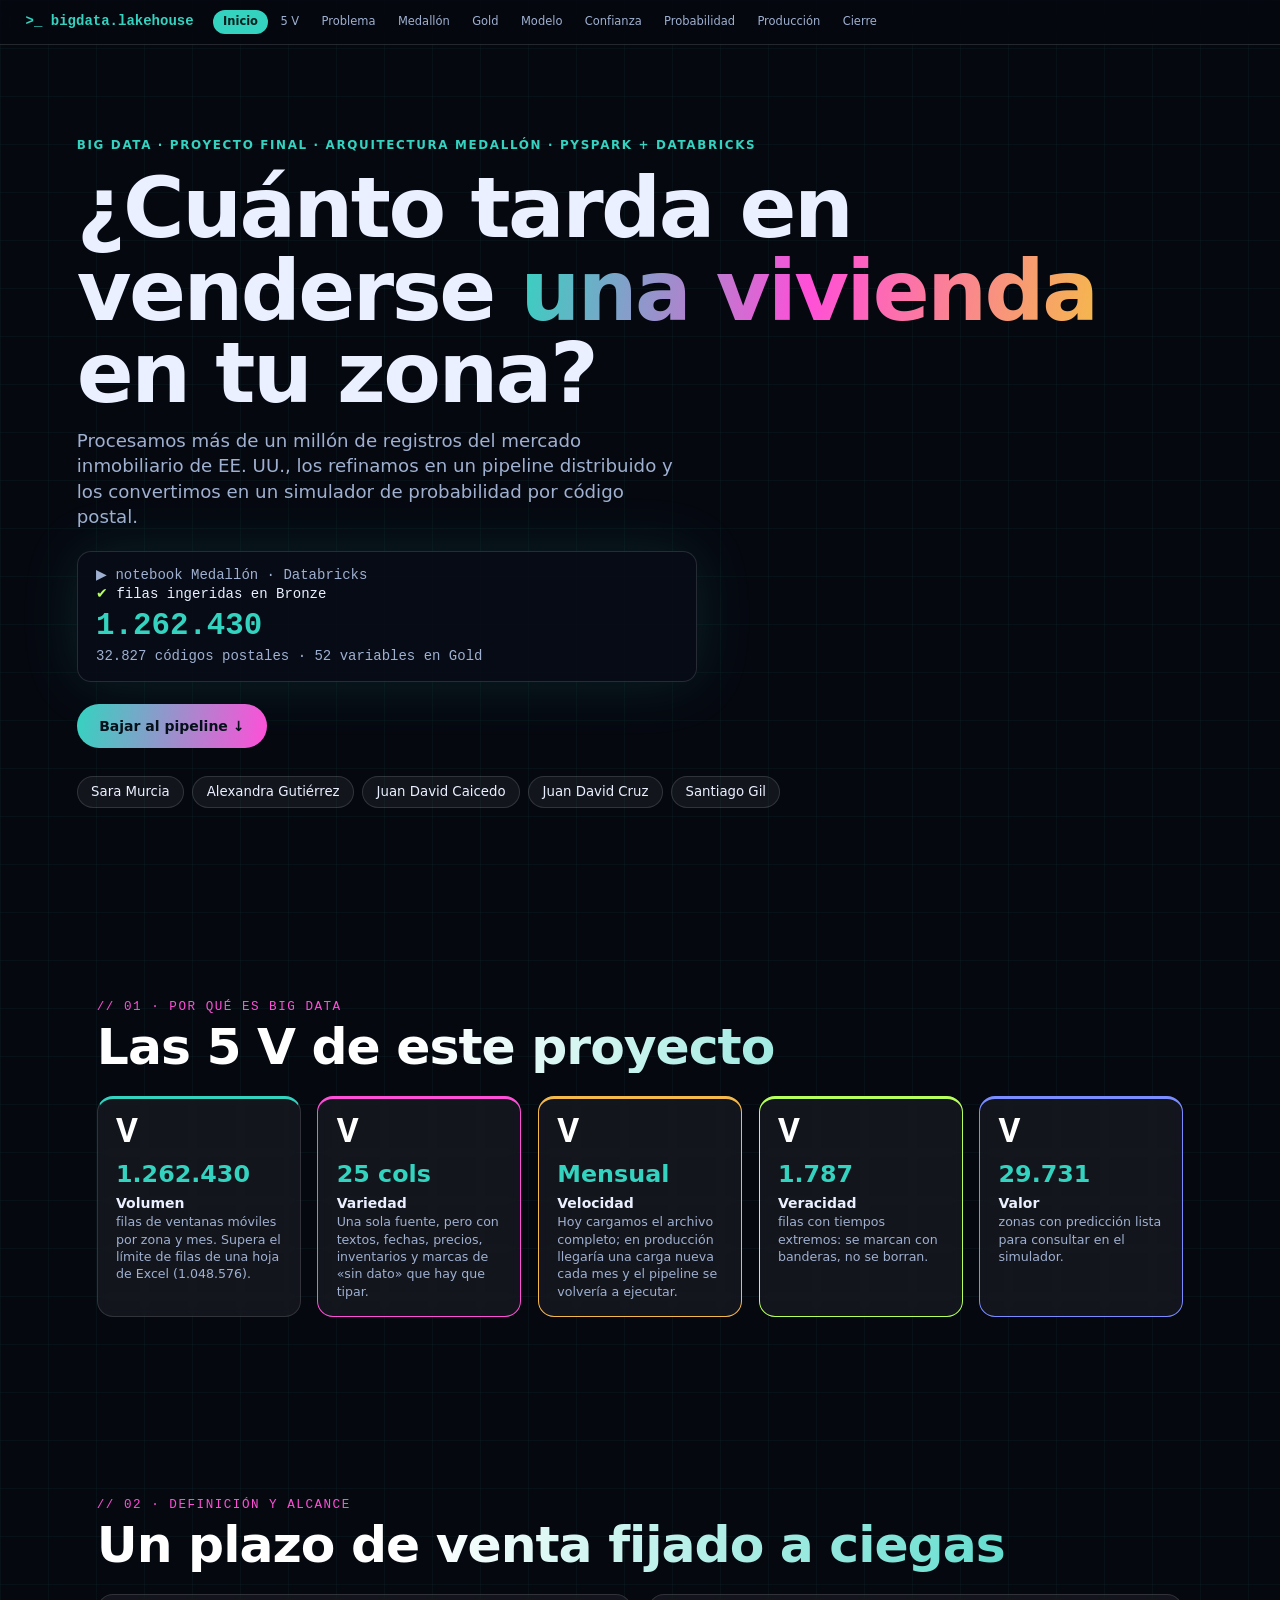
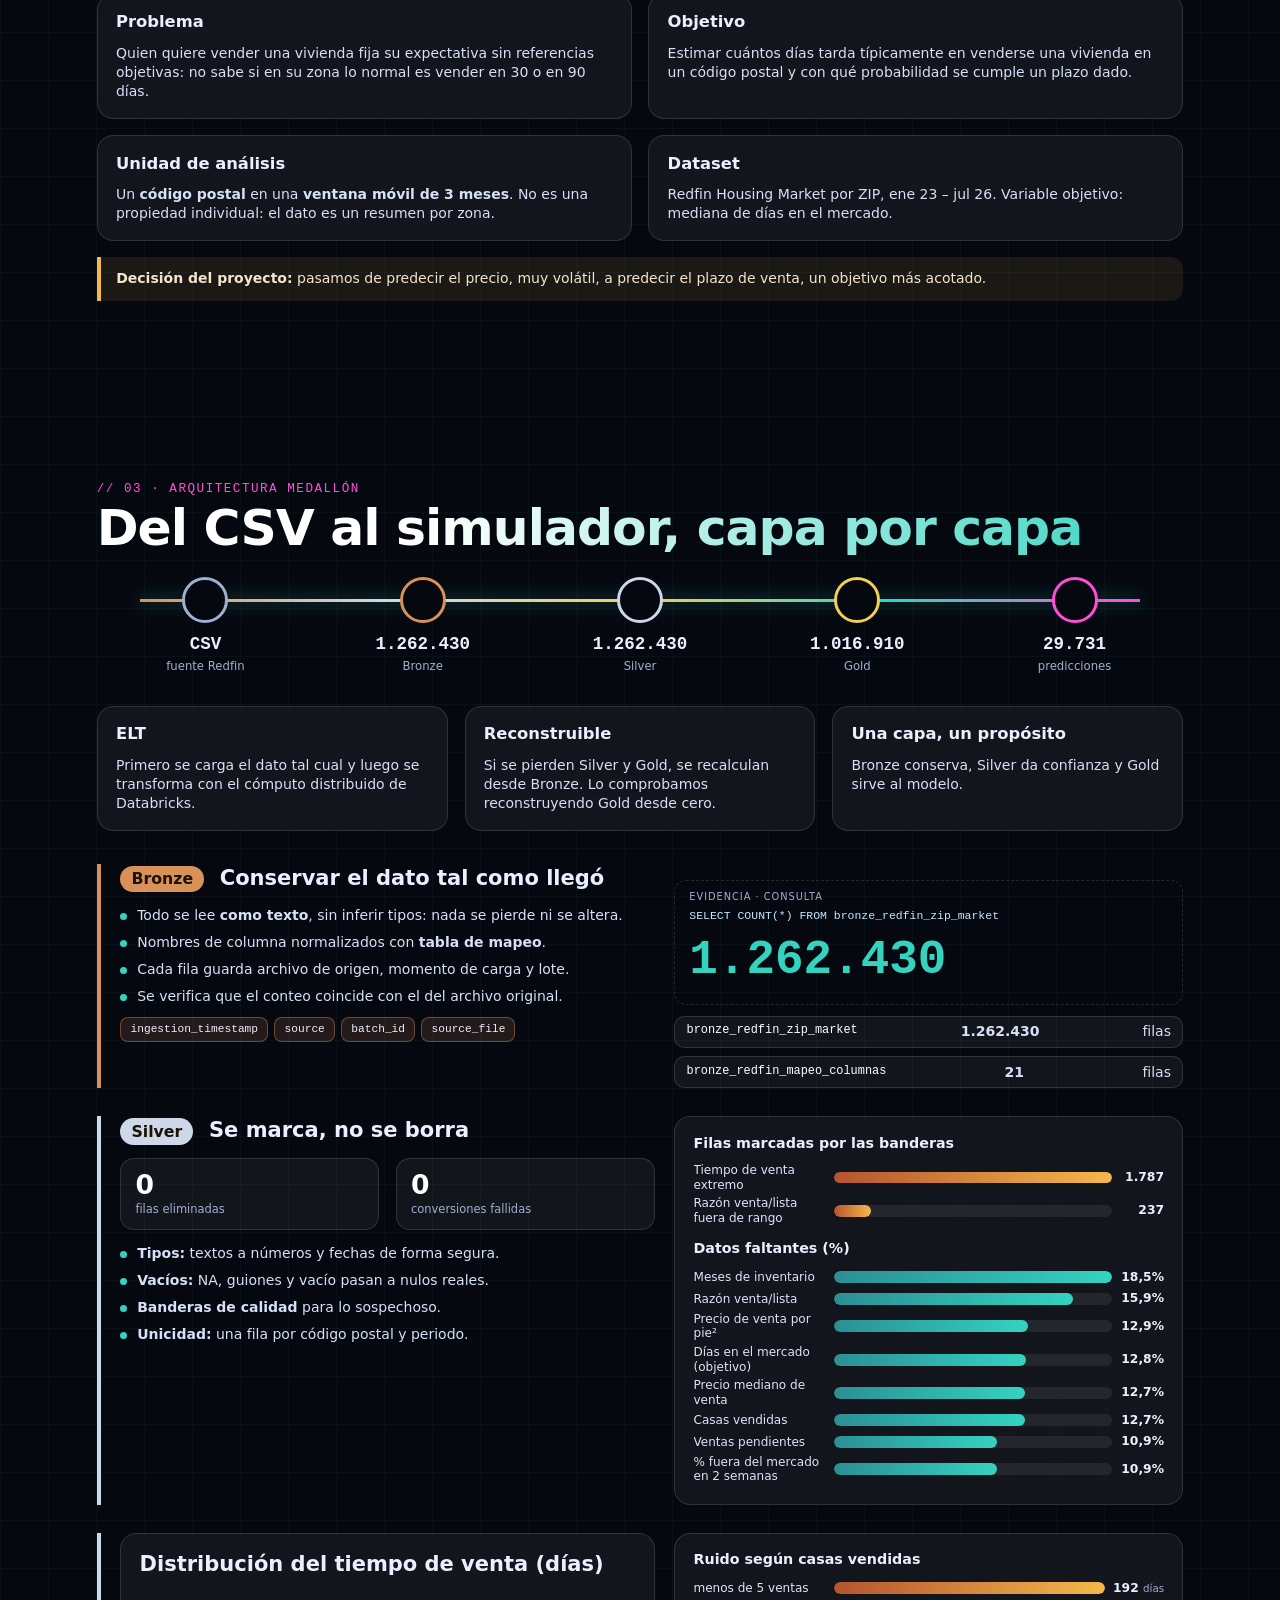
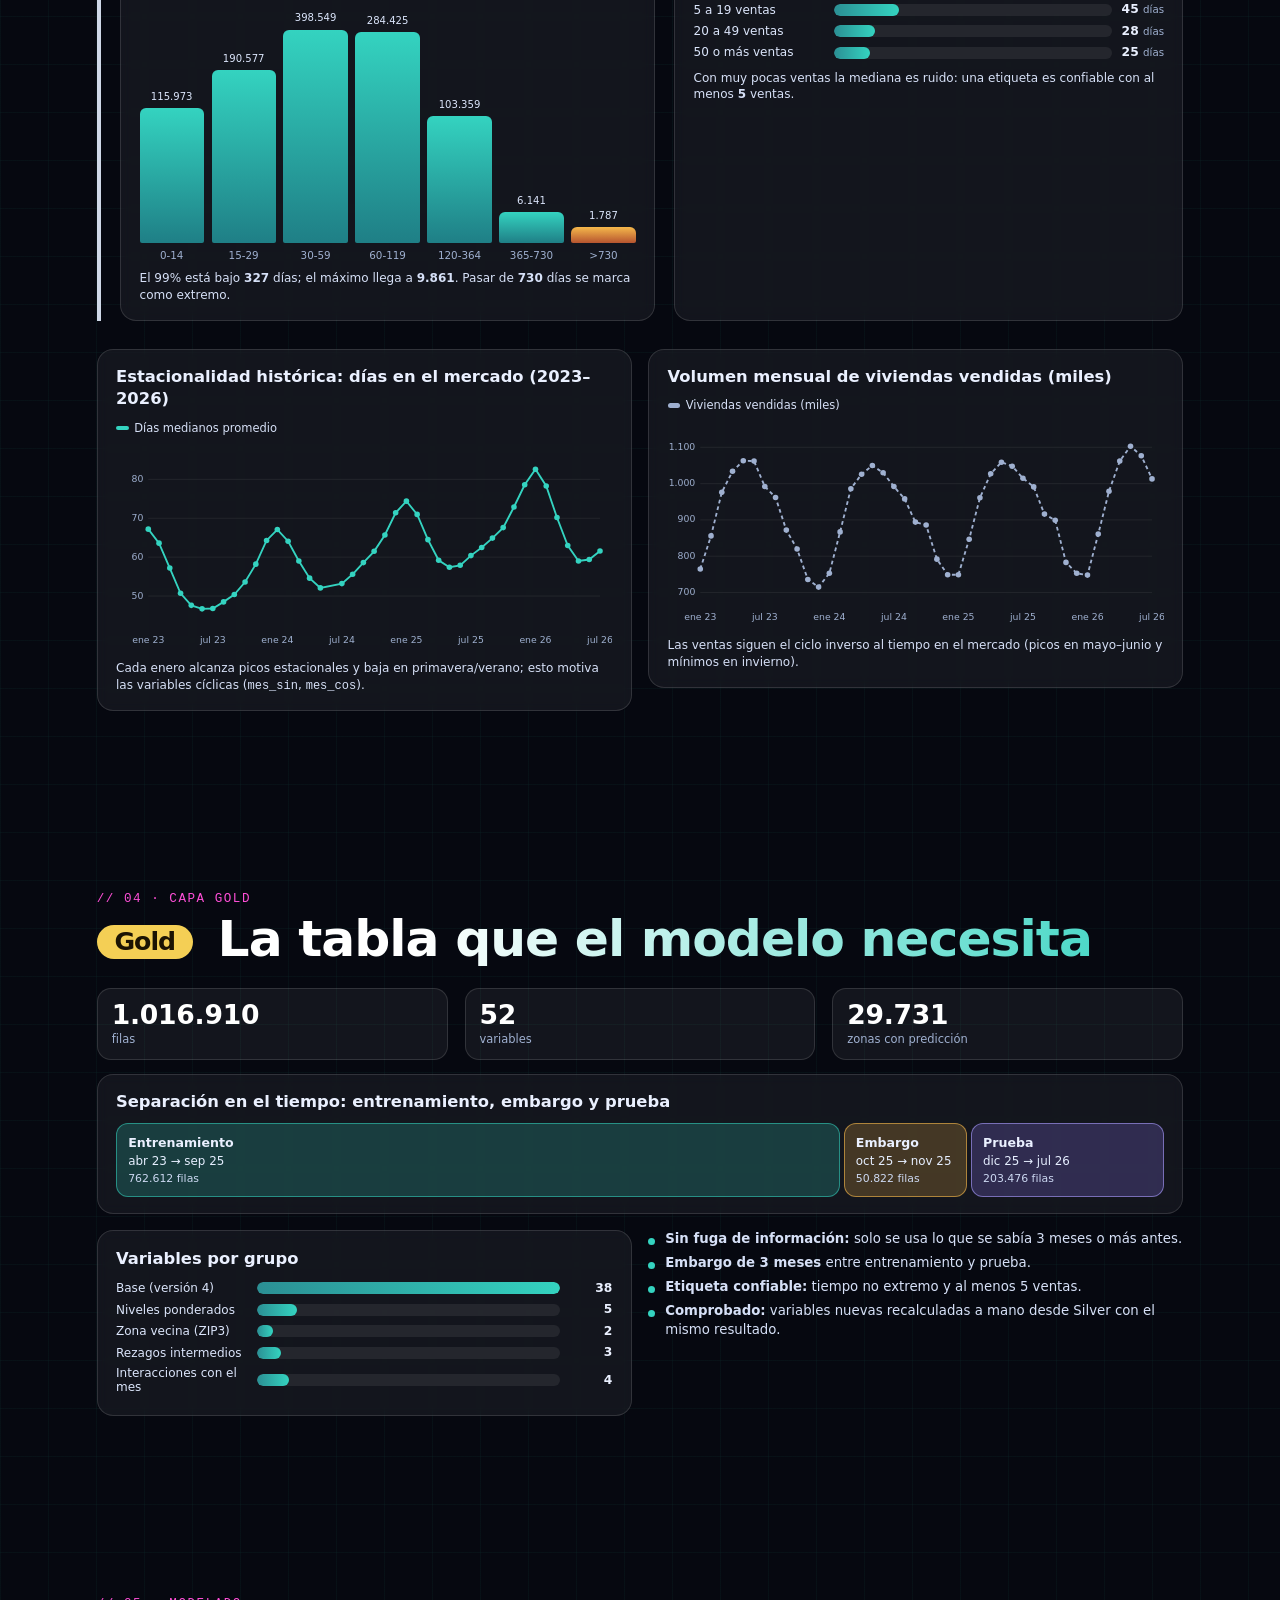
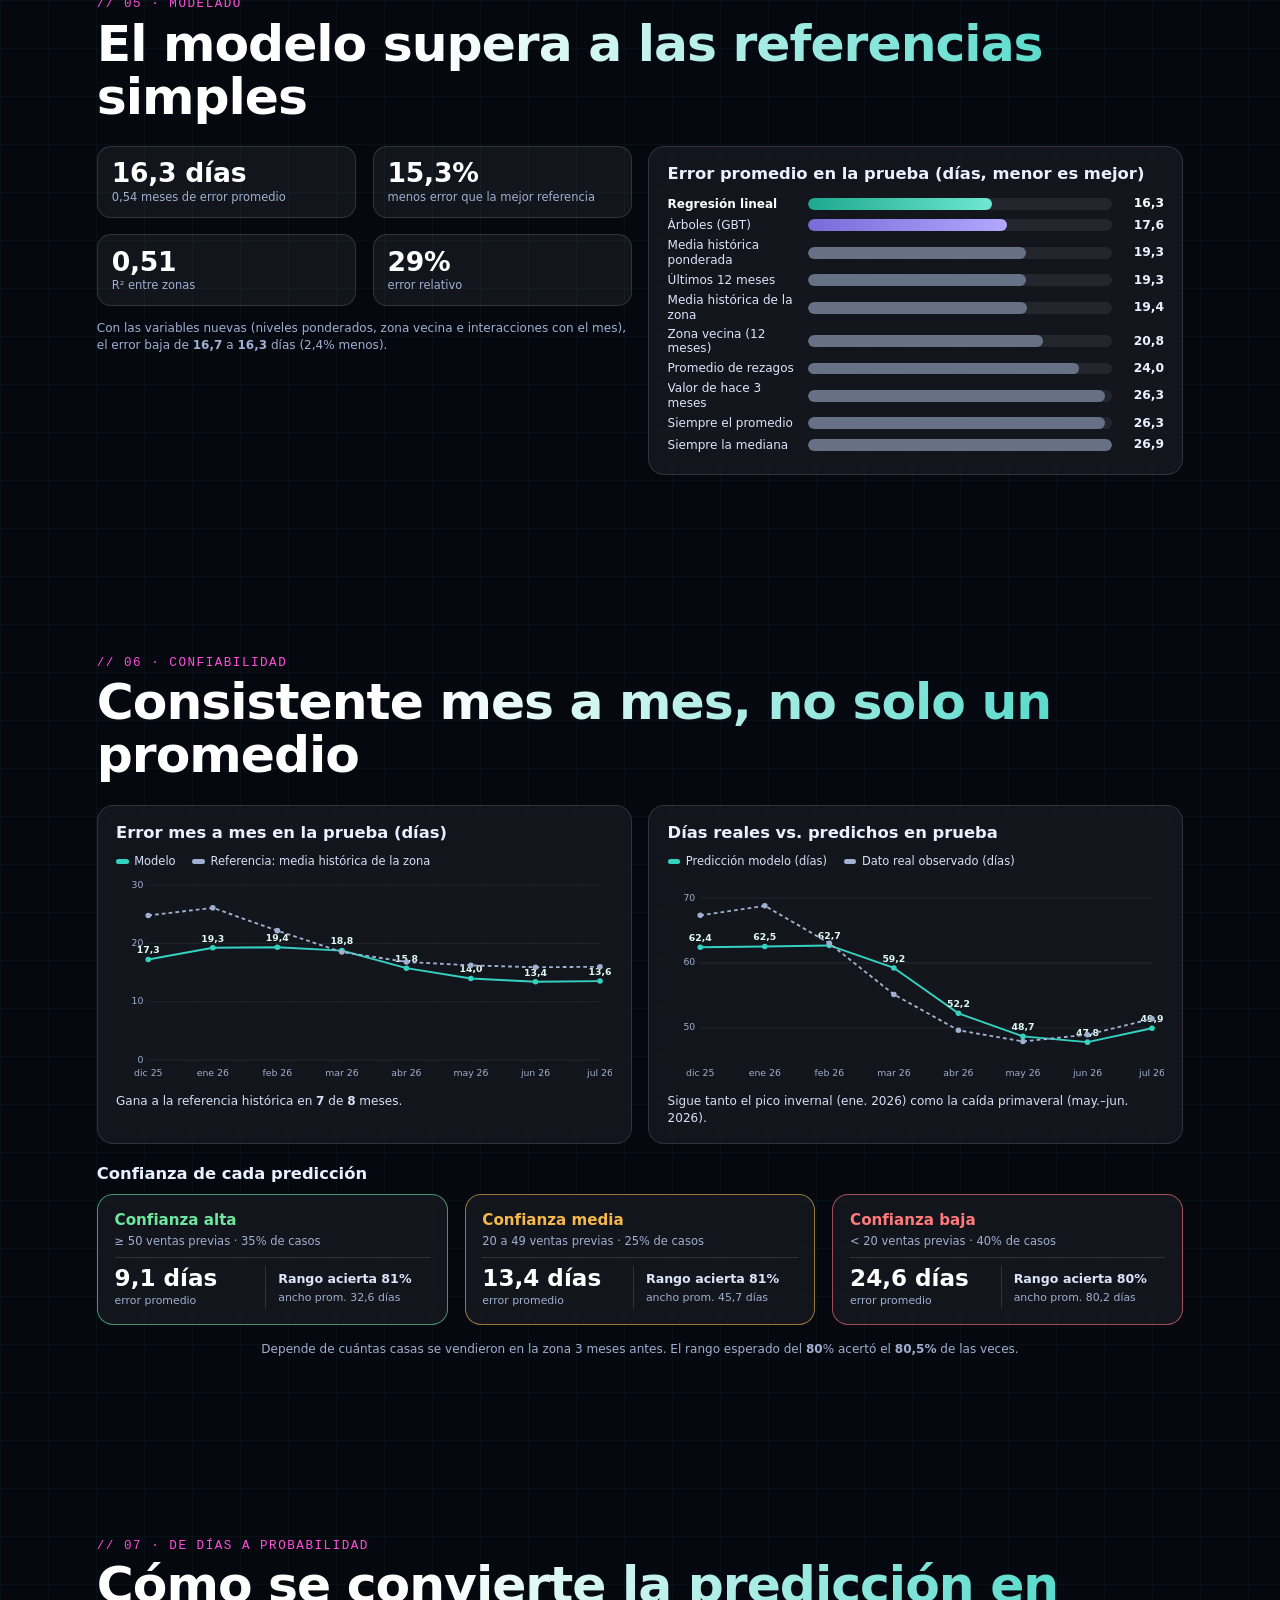
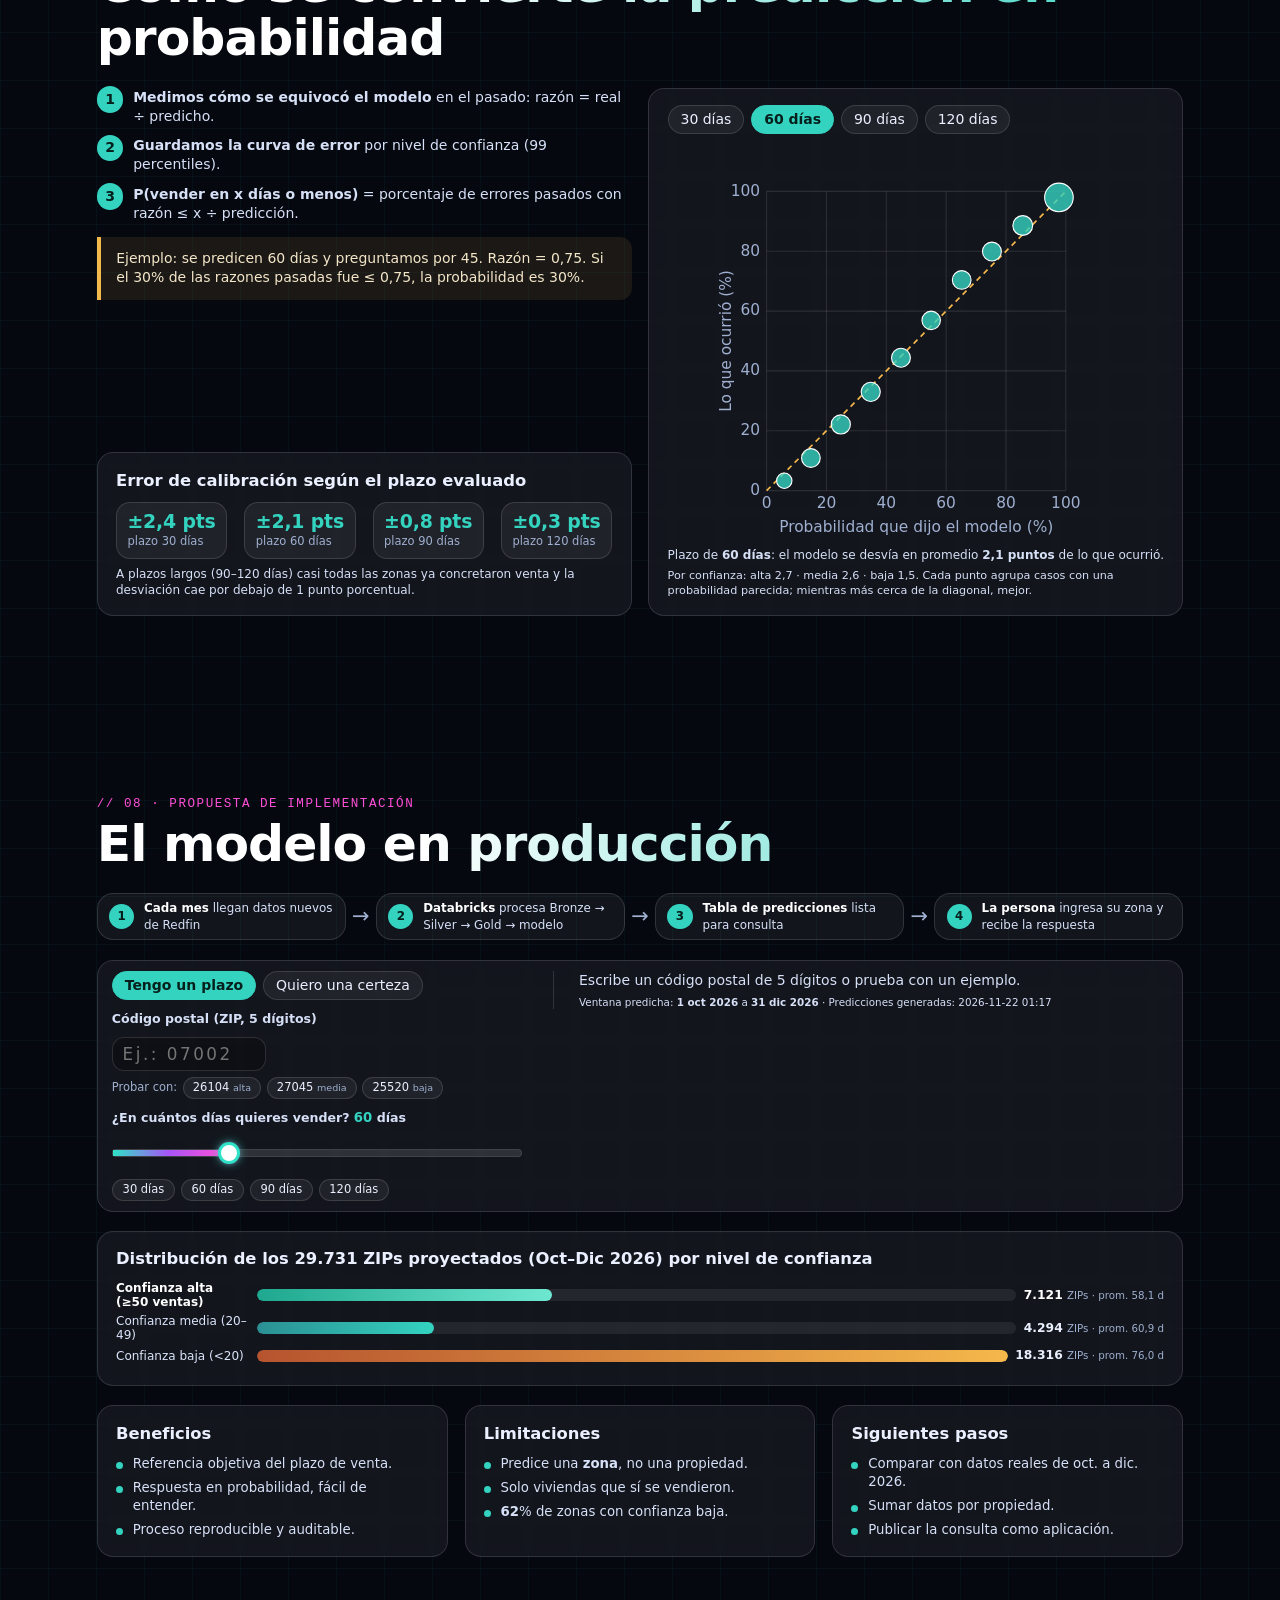
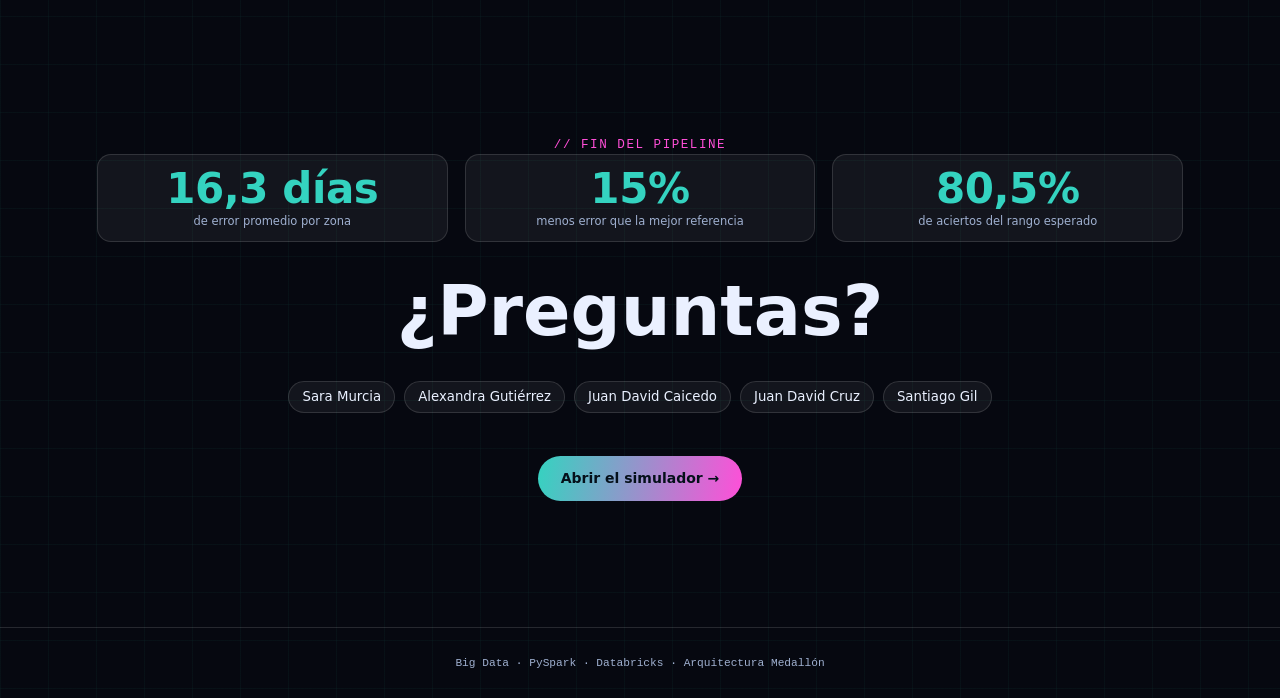
<file: index.html>
<!DOCTYPE html>
<html lang="es">
<head>
<meta charset="utf-8">
<meta name="viewport" content="width=device-width, initial-scale=1">
<title>¿Cuánto tarda en venderse una vivienda? · Big Data</title>
<link rel="icon" type="image/svg+xml" href="data:image/svg+xml,%3Csvg xmlns='http://www.w3.org/2000/svg' viewBox='0 0 64 64'%3E%3Cdefs%3E%3ClinearGradient id='g' x1='0%25' y1='100%25' x2='100%25' y2='0%25'%3E%3Cstop offset='0%25' stop-color='%232de2c6'/%3E%3Cstop offset='50%25' stop-color='%238b5cf6'/%3E%3Cstop offset='100%25' stop-color='%23ff4fd8'/%3E%3C/linearGradient%3E%3C/defs%3E%3Crect width='64' height='64' rx='14' fill='%23060810'/%3E%3Ccircle cx='16' cy='40' r='3.5' fill='%232de2c6'/%3E%3Ccircle cx='24' cy='24' r='3.5' fill='%235eead4'/%3E%3Ccircle cx='28' cy='46' r='3.5' fill='%2338bdf8'/%3E%3Ccircle cx='38' cy='18' r='3.5' fill='%23c084fc'/%3E%3Ccircle cx='44' cy='38' r='3.5' fill='%23e879f9'/%3E%3Ccircle cx='50' cy='24' r='3.5' fill='%23ff4fd8'/%3E%3Cline x1='13' y1='51' x2='51' y2='13' stroke='url(%23g)' stroke-width='5.5' stroke-linecap='round'/%3E%3C/svg%3E">
<link rel="stylesheet" href="css/estilos.css">
<link rel="stylesheet" href="css/landing.css">
</head>
<body>
<div id="aviso-datos" class="aviso-datos oculto"></div>

<header id="top"><div>
  <span class="logo">>_ bigdata.lakehouse</span>
  <nav id="menu">
    <a href="#inicio">Inicio</a><a href="#cinco-v">5 V</a><a href="#problema">Problema</a><a href="#medallon">Medallón</a><a href="#gold">Gold</a><a href="#modelo">Modelo</a><a href="#confianza">Confianza</a><a href="#probabilidad">Probabilidad</a><a href="#produccion">Producción</a><a href="#cierre">Cierre</a>
  </nav>
</div><div id="progreso"><i></i></div></header>

<main id="diapositivas">

<section class="sec hero" id="inicio">
  <canvas id="lluvia"></canvas>
  <p class="etq">Big Data · Proyecto final · Arquitectura Medallón · PySpark + Databricks</p>
  <h1>¿Cuánto tarda en venderse <em>una vivienda</em> en tu zona?</h1>
  <p class="sub">Procesamos más de un millón de registros del mercado inmobiliario de EE. UU., los refinamos en un pipeline distribuido y los convertimos en un simulador de probabilidad por código postal.</p>
  <div class="term">
    <span class="g">▶ notebook Medallón · Databricks</span><br>
    <span class="p">✔</span> filas ingeridas en Bronze<b id="ingesta">0</b>
    <span class="g"><span data-k="meta.zips_distintos" data-f="int"></span> códigos postales · <span data-k="capas.gold.variables" data-f="int"></span> variables en Gold</span>
  </div>
  <a class="cta" href="#cinco-v">Bajar al pipeline ↓</a>
  <div class="equipo" style="margin-top:2rem"><span>Sara Murcia</span><span>Alexandra Gutiérrez</span><span>Juan David Caicedo</span><span>Juan David Cruz</span><span>Santiago Gil</span></div>
</section>

<section class="sec" id="cinco-v">
  <p class="n">// 01 · POR QUÉ ES BIG DATA</p>
  <h2>Las 5 V de este proyecto</h2>
  <div class="cols c5 vs">
    <div class="card v rev"><span class="l">V</span><big><span data-k="capas.bronze.filas" data-f="int"></span></big><b>Volumen</b><p>filas de ventanas móviles por zona y mes. Supera el límite de filas de una hoja de Excel (1.048.576).</p></div>
    <div class="card v rev"><span class="l">V</span><big><span data-k="capas.bronze.columnas" data-f="int"></span> cols</big><b>Variedad</b><p>Una sola fuente, pero con textos, fechas, precios, inventarios y marcas de «sin dato» que hay que tipar.</p></div>
    <div class="card v rev"><span class="l">V</span><big>Mensual</big><b>Velocidad</b><p>Hoy cargamos el archivo completo; en producción llegaría una carga nueva cada mes y el pipeline se volvería a ejecutar.</p></div>
    <div class="card v rev"><span class="l">V</span><big><span data-k="capas.silver.banderas.flag_objetivo_extremo" data-f="int"></span></big><b>Veracidad</b><p>filas con tiempos extremos: se marcan con banderas, no se borran.</p></div>
    <div class="card v rev"><span class="l">V</span><big><span data-k="predicciones.n" data-f="int"></span></big><b>Valor</b><p>zonas con predicción lista para consultar en el simulador.</p></div>
  </div>
</section>

<section class="sec" id="problema">
  <p class="n">// 02 · DEFINICIÓN Y ALCANCE</p>
  <h2>Un plazo de venta fijado a ciegas</h2>
  <div class="cols c2">
    <div class="card rev"><h3>Problema</h3><p>Quien quiere vender una vivienda fija su expectativa sin referencias objetivas: no sabe si en su zona lo normal es vender en 30 o en 90 días.</p></div>
    <div class="card rev"><h3>Objetivo</h3><p>Estimar cuántos días tarda típicamente en venderse una vivienda en un código postal y con qué probabilidad se cumple un plazo dado.</p></div>
    <div class="card rev"><h3>Unidad de análisis</h3><p>Un <b>código postal</b> en una <b>ventana móvil de 3 meses</b>. No es una propiedad individual: el dato es un resumen por zona.</p></div>
    <div class="card rev"><h3>Dataset</h3><p>Redfin Housing Market por ZIP, <span data-k="der.periodo_txt"></span>. Variable objetivo: mediana de días en el mercado.</p></div>
  </div>
  <div class="franja rev" style="margin-top:1.2rem"><b>Decisión del proyecto:</b> pasamos de predecir el precio, muy volátil, a predecir el plazo de venta, un objetivo más acotado.</div>
</section>

<section class="sec" id="medallon">
  <p class="n">// 03 · ARQUITECTURA MEDALLÓN</p>
  <h2>Del CSV al simulador, capa por capa</h2>
  <div class="pipe rev">
    <div><i></i><b>CSV</b><small>fuente Redfin</small></div>
    <div><i></i><b data-k="capas.bronze.filas" data-f="int"></b><small>Bronze</small></div>
    <div><i></i><b data-k="capas.silver.filas" data-f="int"></b><small>Silver</small></div>
    <div><i></i><b data-k="capas.gold.filas" data-f="int"></b><small>Gold</small></div>
    <div><i></i><b data-k="predicciones.n" data-f="int"></b><small>predicciones</small></div>
  </div>
  <div class="cols c3" style="margin-bottom:2.4rem">
    <div class="card rev"><h3>ELT</h3><p>Primero se carga el dato tal cual y luego se transforma con el cómputo distribuido de Databricks.</p></div>
    <div class="card rev"><h3>Reconstruible</h3><p>Si se pierden Silver y Gold, se recalculan desde Bronze. Lo comprobamos reconstruyendo Gold desde cero.</p></div>
    <div class="card rev"><h3>Una capa, un propósito</h3><p>Bronze conserva, Silver da confianza y Gold sirve al modelo.</p></div>
  </div>

  <div class="capa bz rev">
    <div><h3><span class="insignia bronze">Bronze</span> Conservar el dato tal como llegó</h3>
      <ul class="lista"><li>Todo se lee <b>como texto</b>, sin inferir tipos: nada se pierde ni se altera.</li><li>Nombres de columna normalizados con <b>tabla de mapeo</b>.</li><li>Cada fila guarda archivo de origen, momento de carga y lote.</li><li>Se verifica que el conteo coincide con el del archivo original.</li></ul>
      <div class="chips-fijos" data-chips="capas.bronze.metadatos" style="margin-top:.8rem"></div></div>
    <div><div class="evidencia"><small>Evidencia · consulta</small><code>SELECT COUNT(*) FROM bronze_redfin_zip_market</code><span class="big-num" data-k="capas.bronze.filas" data-f="int"></span></div>
      <ul class="lista tabla" data-lista="capas.bronze.tablas" style="margin-top:.8rem"></ul></div>
  </div>

  <div class="capa sv rev">
    <div><h3><span class="insignia silver">Silver</span> Se marca, no se borra</h3>
      <div class="cols c2 kpis"><div class="kpi"><b data-k="capas.silver.filas_eliminadas" data-f="int"></b><small>filas eliminadas</small></div><div class="kpi"><b data-k="capas.silver.conversiones_fallidas" data-f="int"></b><small>conversiones fallidas</small></div></div>
      <ul class="lista"><li><b>Tipos:</b> textos a números y fechas de forma segura.</li><li><b>Vacíos:</b> NA, guiones y vacío pasan a nulos reales.</li><li><b>Banderas de calidad</b> para lo sospechoso.</li><li><b>Unicidad:</b> una fila por código postal y periodo.</li></ul></div>
    <div class="card grafico"><h3>Filas marcadas por las banderas</h3><div data-chart="banderas"></div><h3 style="margin-top:1rem">Datos faltantes (%)</h3><div data-chart="nulos"></div></div>
  </div>

  <div class="capa sv rev">
    <div class="card grafico"><h3>Distribución del tiempo de venta (días)</h3><div data-chart="histograma"></div><p class="nota">El 99% está bajo <b data-k="der.p99" data-f="int"></b> días; el máximo llega a <b data-k="der.p999" data-f="int"></b>. Pasar de <b data-k="calidad.umbral_extremo_dias" data-f="int"></b> días se marca como extremo.</p></div>
    <div class="card grafico"><h3>Ruido según casas vendidas</h3><div data-chart="ventas"></div><p class="nota">Con muy pocas ventas la mediana es ruido: una etiqueta es confiable con al menos <b data-k="calidad.min_ventas" data-f="int"></b> ventas.</p></div>
  </div>

  <div class="cols c2 alinear rev" style="margin-top:1.2rem">
    <div class="card grafico">
      <h3>Estacionalidad histórica: días en el mercado (2023–2026)</h3>
      <div data-chart="estacionalidad_dom"></div>
      <p class="nota">Cada enero alcanza picos estacionales y baja en primavera/verano; esto motiva las variables cíclicas (<code>mes_sin</code>, <code>mes_cos</code>).</p>
    </div>
    <div class="card grafico">
      <h3>Volumen mensual de viviendas vendidas (miles)</h3>
      <div data-chart="estacionalidad_ventas"></div>
      <p class="nota">Las ventas siguen el ciclo inverso al tiempo en el mercado (picos en mayo–junio y mínimos en invierno).</p>
    </div>
  </div>
</section>

<section class="sec" id="gold">
  <p class="n">// 04 · CAPA GOLD</p>
  <h2><span class="insignia gold">Gold</span> La tabla que el modelo necesita</h2>
  <div class="cols c3 kpis rev"><div class="kpi"><b data-k="capas.gold.filas" data-f="int"></b><small>filas</small></div><div class="kpi"><b data-k="capas.gold.variables" data-f="int"></b><small>variables</small></div><div class="kpi"><b data-k="predicciones.n" data-f="int"></b><small>zonas con predicción</small></div></div>
  <div class="card grafico rev"><h3>Separación en el tiempo: entrenamiento, embargo y prueba</h3><div data-chart="particiones"></div></div>
  <div class="cols c2 alinear" style="margin-top:1.2rem">
    <div class="card grafico rev"><h3>Variables por grupo</h3><div data-chart="grupos"></div></div>
    <ul class="lista compacta rev"><li><b>Sin fuga de información:</b> solo se usa lo que se sabía 3 meses o más antes.</li><li><b>Embargo de 3 meses</b> entre entrenamiento y prueba.</li><li><b>Etiqueta confiable:</b> tiempo no extremo y al menos 5 ventas.</li><li><b>Comprobado:</b> variables nuevas recalculadas a mano desde Silver con el mismo resultado.</li></ul>
  </div>
</section>

<section class="sec" id="modelo">
  <p class="n">// 05 · MODELADO</p>
  <h2>El modelo supera a las referencias simples</h2>
  <div class="cols c2 alinear">
    <div><div class="cols c2 kpis rev">
      <div class="kpi"><b><span data-k="der.lineal.mae" data-f="d1"></span> días</b><small><span data-k="der.lineal.mae_meses" data-f="d2"></span> meses de error promedio</small></div>
      <div class="kpi"><b><span data-k="der.mejora_pct" data-f="d1"></span>%</b><small>menos error que la mejor referencia</small></div>
      <div class="kpi"><b data-k="der.lineal.r2" data-f="d2"></b><small>R² entre zonas</small></div>
      <div class="kpi"><b data-k="der.lineal.wape" data-f="pct100"></b><small>error relativo</small></div></div>
      <p class="nota">Con las variables nuevas (niveles ponderados, zona vecina e interacciones con el mes), el error baja de <b data-k="modelo.v4.mae_dias" data-f="d1"></b> a <b data-k="modelo.v5.mae_dias" data-f="d1"></b> días (<span data-k="der.mejora_v4_pct" data-f="d1"></span>% menos).</p></div>
    <div class="card grafico rev"><h3>Error promedio en la prueba (días, menor es mejor)</h3><div data-chart="resultados"></div></div>
  </div>
</section>

<section class="sec" id="confianza">
  <p class="n">// 06 · CONFIABILIDAD</p>
  <h2>Consistente mes a mes, no solo un promedio</h2>

  <div class="cols c2">
    <div class="card grafico rev">
      <h3>Error mes a mes en la prueba (días)</h3>
      <div data-chart="meses"></div>
      <p class="nota">Gana a la referencia histórica en <b data-k="modelo.victorias.historica" data-f="int"></b> de <b data-k="modelo.meses_prueba" data-f="int"></b> meses.</p>
    </div>
    <div class="card grafico rev">
      <h3>Días reales vs. predichos en prueba</h3>
      <div data-chart="real_vs_pred"></div>
      <p class="nota">Sigue tanto el pico invernal (ene. 2026) como la caída primaveral (may.–jun. 2026).</p>
    </div>
  </div>

  <div class="rev" style="margin-top:1.4rem">
    <h3>Confianza de cada predicción</h3>
    <div class="conf-tarjetas" data-chart="confianza"></div>
    <p class="nota">Depende de cuántas casas se vendieron en la zona 3 meses antes. El rango esperado del <b data-k="modelo.cobertura.nivel" data-f="int"></b>% acertó el <b data-k="modelo.cobertura.total" data-f="pct1"></b> de las veces.</p>
  </div>
</section>

<section class="sec" id="probabilidad">
  <p class="n">// 07 · DE DÍAS A PROBABILIDAD</p>
  <h2>Cómo se convierte la predicción en probabilidad</h2>
  <div class="cols c2">
    <div class="rev prob-izq">
      <div>
        <ol class="pasos"><li><b>Medimos cómo se equivocó el modelo</b> en el pasado: razón = real ÷ predicho.</li><li><b>Guardamos la curva de error</b> por nivel de confianza (99 percentiles).</li><li><b>P(vender en x días o menos)</b> = porcentaje de errores pasados con razón ≤ x ÷ predicción.</li></ol>
        <div class="franja">Ejemplo: se predicen 60 días y preguntamos por 45. Razón = 0,75. Si el 30% de las razones pasadas fue ≤ 0,75, la probabilidad es 30%.</div>
      </div>
      <div class="card prob-resumen" style="margin-top:1rem">
        <h3>Error de calibración según el plazo evaluado</h3>
        <div class="cols c4 kpis" style="margin-bottom:.45rem" data-chart="calibracion_resumen"></div>
        <p class="nota" style="margin-top:0">A plazos largos (90–120 días) casi todas las zonas ya concretaron venta y la desviación cae por debajo de 1 punto porcentual.</p>
      </div>
    </div>
    <div class="card grafico rev"><div class="selector" data-selector="umbral"></div><div data-chart="calibracion"></div><p class="nota" data-calibracion-nota></p></div>
  </div>
</section>

<section class="sec" id="produccion">
  <p class="n">// 08 · PROPUESTA DE IMPLEMENTACIÓN</p>
  <h2>El modelo en producción</h2>
  <div class="flujo mini rev">
    <div class="nodo"><span class="paso-n">1</span><span><b>Cada mes</b> llegan datos nuevos de Redfin</span></div><span class="flecha">→</span>
    <div class="nodo"><span class="paso-n">2</span><span><b>Databricks</b> procesa Bronze → Silver → Gold → modelo</span></div><span class="flecha">→</span>
    <div class="nodo"><span class="paso-n">3</span><span><b>Tabla de predicciones</b> lista para consulta</span></div><span class="flecha">→</span>
    <div class="nodo"><span class="paso-n">4</span><span><b>La persona</b> ingresa su zona y recibe la respuesta</span></div>
  </div>
  <div class="card rev" id="sim-diapositiva" style="margin-top:1.4rem"></div>
  <div class="card grafico rev" style="margin-top:1.4rem">
    <h3>Distribución de los 29.731 ZIPs proyectados (Oct–Dic 2026) por nivel de confianza</h3>
    <div data-chart="proyeccion_confianza"></div>
  </div>
  <div class="cols c3" style="margin-top:1.4rem">
    <div class="card rev"><h3>Beneficios</h3><ul class="lista compacta"><li>Referencia objetiva del plazo de venta.</li><li>Respuesta en probabilidad, fácil de entender.</li><li>Proceso reproducible y auditable.</li></ul></div>
    <div class="card rev"><h3>Limitaciones</h3><ul class="lista compacta"><li>Predice una <b>zona</b>, no una propiedad.</li><li>Solo viviendas que sí se vendieron.</li><li><b data-k="der.pct_baja" data-f="int"></b>% de zonas con confianza baja.</li></ul></div>
    <div class="card rev"><h3>Siguientes pasos</h3><ul class="lista compacta"><li>Comparar con datos reales de oct. a dic. 2026.</li><li>Sumar datos por propiedad.</li><li>Publicar la consulta como aplicación.</li></ul></div>
  </div>
</section>

<section class="sec cierre-sec" id="cierre">
  <p class="n">// FIN DEL PIPELINE</p>
  <div class="cols c3 kpis grandes rev">
    <div class="kpi"><b><span data-k="der.lineal.mae" data-f="d1"></span> días</b><small>de error promedio por zona</small></div>
    <div class="kpi"><b><span data-k="der.mejora_pct" data-f="d0"></span>%</b><small>menos error que la mejor referencia</small></div>
    <div class="kpi"><b><span data-k="modelo.cobertura.total" data-f="d1"></span>%</b><small>de aciertos del rango esperado</small></div>
  </div>
  <h1 class="rev">¿Preguntas?</h1>
  <div class="equipo"><span>Sara Murcia</span><span>Alexandra Gutiérrez</span><span>Juan David Caicedo</span><span>Juan David Cruz</span><span>Santiago Gil</span></div>
  <p style="margin-top:1.5rem"><a class="cta" href="simulador.html">Abrir el simulador →</a></p>
</section>
<footer class="pie">Big Data · PySpark · Databricks · Arquitectura Medallón</footer>
</main>

<script src="data/datos_presentacion.js"></script>
<script src="data/datos_zip.js"></script>
<script src="js/nucleo.js"></script>
<script src="js/graficos.js"></script>
<script src="js/simulador.js"></script>
<script src="js/presentacion.js"></script>
</body>
</html>
</file>
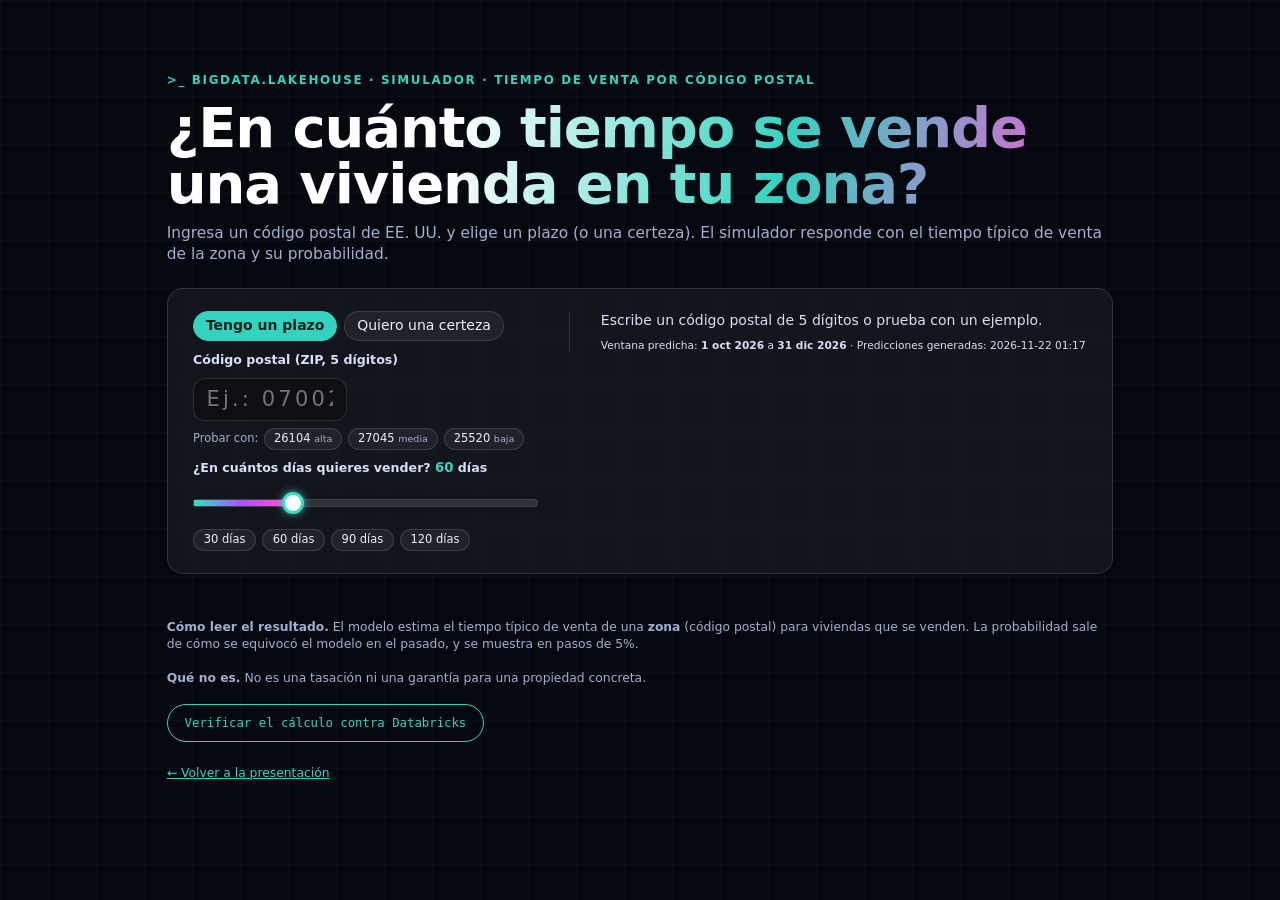
<file: simulador.html>
<!DOCTYPE html>
<html lang="es">
<head>
<meta charset="utf-8">
<meta name="viewport" content="width=device-width, initial-scale=1">
<title>Simulador de tiempo de venta por zona</title>
<link rel="icon" type="image/svg+xml" href="data:image/svg+xml,%3Csvg xmlns='http://www.w3.org/2000/svg' viewBox='0 0 64 64'%3E%3Cdefs%3E%3ClinearGradient id='g' x1='0%25' y1='100%25' x2='100%25' y2='0%25'%3E%3Cstop offset='0%25' stop-color='%232de2c6'/%3E%3Cstop offset='50%25' stop-color='%238b5cf6'/%3E%3Cstop offset='100%25' stop-color='%23ff4fd8'/%3E%3C/linearGradient%3E%3C/defs%3E%3Crect width='64' height='64' rx='14' fill='%23060810'/%3E%3Ccircle cx='16' cy='40' r='3.5' fill='%232de2c6'/%3E%3Ccircle cx='24' cy='24' r='3.5' fill='%235eead4'/%3E%3Ccircle cx='28' cy='46' r='3.5' fill='%2338bdf8'/%3E%3Ccircle cx='38' cy='18' r='3.5' fill='%23c084fc'/%3E%3Ccircle cx='44' cy='38' r='3.5' fill='%23e879f9'/%3E%3Ccircle cx='50' cy='24' r='3.5' fill='%23ff4fd8'/%3E%3Cline x1='13' y1='51' x2='51' y2='13' stroke='url(%23g)' stroke-width='5.5' stroke-linecap='round'/%3E%3C/svg%3E">
<link rel="stylesheet" href="css/estilos.css">
<link rel="stylesheet" href="css/landing.css">
</head>
<body class="pagina-sim">
<main class="sim-pagina">
  <header>
    <p class="etq">&gt;_ bigdata.lakehouse · simulador · tiempo de venta por código postal</p>
    <h1>¿En cuánto tiempo se vende una vivienda en tu zona?</h1>
    <p class="sub">Ingresa un código postal de EE. UU. y elige un plazo (o una certeza). El simulador responde con el tiempo típico de venta de la zona y su probabilidad.</p>
  </header>

  <div class="card sim" id="simulador"></div>

  <div class="sim-notas">
    <p><b>Cómo leer el resultado.</b> El modelo estima el tiempo típico de venta de una <b>zona</b> (código postal) para viviendas que se venden. La probabilidad sale de cómo se equivocó el modelo en el pasado, y se muestra en pasos de 5%.</p>
    <p><b>Qué no es.</b> No es una tasación ni una garantía para una propiedad concreta.</p>
    <button type="button" id="btn-verificar">Verificar el cálculo contra Databricks</button>
    <p id="verif" class="verif"></p>
    <p><a href="index.html" style="color:var(--acc)">← Volver a la presentación</a></p>
  </div>
</main>

<script src="data/datos_zip.js"></script>
<script src="js/nucleo.js"></script>
<script src="js/graficos.js"></script>
<script src="js/simulador.js"></script>
<script>
  Simulador.montar(document.getElementById("simulador"), window.ZIPS);
  var simBox = document.getElementById("simulador");
  function actualizarBarra() {
    var s = simBox.querySelector('input[type="range"]');
    if (!s) return;
    var min = parseFloat(s.min) || 0, max = parseFloat(s.max) || 100, val = parseFloat(s.value) || 0;
    s.style.backgroundSize = (((val - min) / (max - min)) * 100) + "% 100%";
  }
  simBox.addEventListener("input", actualizarBarra);
  simBox.addEventListener("click", function () { setTimeout(actualizarBarra, 10); });
  actualizarBarra();
  document.getElementById("btn-verificar").addEventListener("click", function () {
    var out = document.getElementById("verif");
    if (!window.ZIPS || !window.ZIPS.verificacion) { out.textContent = "No hay muestra de verificación en datos_zip.js."; out.className = "verif mal"; return; }
    var r = Nucleo.verificar(window.ZIPS);
    out.className = "verif" + (r.discrepancias ? " mal" : "");
    out.textContent = r.discrepancias === 0
      ? "Coinciden las " + r.comparaciones + " comparaciones (" + r.casos + " zonas × " + window.ZIPS.meta.umbrales.length + " plazos) con los resultados calculados por Spark. Diferencia máxima: " + r.maxDif + "."
      : r.discrepancias + " de " + r.comparaciones + " comparaciones no coinciden (diferencia máxima " + r.maxDif + ").";
  });
</script>
</body>
</html>
</file>
<file: css/estilos.css>
/* estilos.css: presentación y simulador (sin dependencias externas) */
:root {
  --bg: #0a0f1e; --bg2: #111a33; --card: rgba(255,255,255,.055); --borde: rgba(255,255,255,.13);
  --txt: #eaf0ff; --muted: #9fb0d0; --acc: #34d3c0; --acc2: #f5b84b; --mal: #ff7a7a; --bien: #6ee7a0;
  --bronze: #d9915a; --silver: #cfd8e8; --gold: #f4cf55; --radio: 16px;
}
* { box-sizing: border-box; }
html { font-size: clamp(13px, min(1.4vw, 2.6vh), 32px); }
html, body { margin: 0; height: 100%; }
body {
  background: radial-gradient(1200px 700px at 85% -10%, #1b2a55 0%, transparent 60%), radial-gradient(900px 600px at -10% 110%, #123a45 0%, transparent 55%), var(--bg);
  color: var(--txt); font-family: "Segoe UI", Inter, system-ui, -apple-system, Roboto, Helvetica, Arial, sans-serif; line-height: 1.38;
  overflow: hidden;
}
.oculto { display: none !important; }
h1, h2, h3, h4, p, ul, ol { margin: 0; }
b { font-weight: 700; }
code { font-family: ui-monospace, Consolas, monospace; }

/* ---------- Diapositivas ---------- */
#diapositivas { position: absolute; inset: 0; }
.slide { position: absolute; inset: 0; display: none; flex-direction: column; gap: 1.8vh; padding: 3.6vh 4.2vw 9vh; overflow: auto; }
.slide.activa { display: flex; animation: entra .35s ease; }
@keyframes entra { from { opacity: 0; transform: translateY(10px); } to { opacity: 1; transform: none; } }
.slide h2 { font-size: 2.05rem; line-height: 1.15; letter-spacing: -.01em; }
.slide h3 { font-size: 1.02rem; color: var(--acc); font-weight: 650; margin-bottom: .45rem; text-transform: none; }
.slide h4 { font-size: 1rem; margin-bottom: .3rem; }
.etq { color: var(--acc); font-size: .85rem; letter-spacing: .14em; text-transform: uppercase; font-weight: 600; }

.card { background: var(--card); border: 1px solid var(--borde); border-radius: var(--radio); padding: 1.15rem 1.3rem; backdrop-filter: blur(6px); }
.card p { color: #d6e0f7; }
.grafico { min-width: 0; }
.cols { display: grid; gap: 1.6vh 1.8vw; min-height: 0; }
.c2 { grid-template-columns: 1fr 1fr; } .c3 { grid-template-columns: repeat(3, 1fr); } .c4 { grid-template-columns: repeat(4, 1fr); }
.alinear { align-items: start; }
.nota { color: var(--muted); font-size: .86rem; margin-top: .6rem; }
.nota small { display: block; margin-top: .3rem; font-size: .8rem; }
.franja { border-left: 4px solid var(--acc2); background: rgba(245,184,75,.09); padding: .85rem 1.1rem; border-radius: 0 12px 12px 0; color: #f3e6c8; }

/* ---------- Portada y cierre ---------- */
.portada { justify-content: center; gap: 3vh; padding: 6vh 7vw 10vh; }
.portada h1 { font-size: 3.5rem; line-height: 1.05; letter-spacing: -.02em; max-width: 22ch; background: linear-gradient(90deg, #fff, #9be8de); -webkit-background-clip: text; background-clip: text; color: transparent; }
.portada .sub { font-size: 1.3rem; color: var(--muted); max-width: 46ch; }
.equipo { display: flex; flex-wrap: wrap; gap: .6rem; }
.equipo span { padding: .4rem .95rem; border: 1px solid var(--borde); border-radius: 999px; background: var(--card); font-size: .95rem; }
.meta-pie { color: var(--muted); font-size: .95rem; }
.cierre h1 { font-size: 3.2rem; max-width: none; }

/* ---------- KPIs ---------- */
.kpis { gap: 1.4vh 1.2vw; margin-bottom: 1.4vh; }
.kpi { background: var(--card); border: 1px solid var(--borde); border-radius: 14px; padding: .8rem 1rem; display: flex; flex-direction: column; gap: .15rem; }
.kpi b { font-size: 1.9rem; line-height: 1.1; color: #fff; letter-spacing: -.01em; }
.kpi small { color: var(--muted); font-size: .82rem; }
.kpi-txt b { font-size: 1.4rem; }
.kpis.grandes .kpi b { font-size: 3rem; color: var(--acc); }
.sin-dato { color: var(--mal) !important; }

/* ---------- Listas y piezas ---------- */
.lista { list-style: none; padding: 0; display: flex; flex-direction: column; gap: .55rem; }
.lista li { padding-left: 1.2rem; position: relative; color: #d6e0f7; }
.lista li::before { content: ""; position: absolute; left: 0; top: .55em; width: .5rem; height: .5rem; border-radius: 50%; background: var(--acc); }
.lista.compacta { gap: .4rem; font-size: .95rem; }
.lista.tabla li { display: flex; justify-content: space-between; gap: 1rem; padding: .4rem .8rem; background: var(--card); border: 1px solid var(--borde); border-radius: 10px; }
.lista.tabla li::before { display: none; }
.lista.tabla li span { font-family: ui-monospace, Consolas, monospace; font-size: .85rem; color: #fff; }
.chips-fijos { display: flex; flex-wrap: wrap; gap: .45rem; }
.chip-fijo { font-family: ui-monospace, Consolas, monospace; font-size: .8rem; padding: .25rem .65rem; border-radius: 8px; background: rgba(217,145,90,.14); border: 1px solid rgba(217,145,90,.4); }
.evidencia { margin-top: 1.1rem; border: 1px dashed var(--borde); border-radius: 12px; padding: .7rem 1rem; display: flex; flex-direction: column; gap: .3rem; }
.evidencia small { color: var(--muted); text-transform: uppercase; letter-spacing: .1em; font-size: .7rem; }
.evidencia code { color: #bfe9ff; font-size: .82rem; }
.evidencia b { font-size: 1.4rem; color: var(--acc); }
.pasos { list-style: none; counter-reset: p; padding: 0; display: flex; flex-direction: column; gap: .7rem; margin-bottom: 1rem; }
.pasos li { counter-increment: p; position: relative; padding-left: 2.6rem; color: #d6e0f7; }
.pasos li::before { content: counter(p); position: absolute; left: 0; top: -.1rem; width: 1.9rem; height: 1.9rem; border-radius: 50%; background: var(--acc); color: #05201c; font-weight: 700; display: grid; place-items: center; }

.insignia { display: inline-block; font-size: .75em; padding: .15em .7em; border-radius: 999px; margin-right: .6rem; vertical-align: middle; color: #1a1306; font-weight: 700; }
.insignia.bronze { background: var(--bronze); } .insignia.silver { background: var(--silver); } .insignia.gold { background: var(--gold); }
.capa-bronze h3 { color: var(--bronze); } .capa-silver h3 { color: var(--silver); } .capa-gold h3 { color: var(--gold); }

/* ---------- Flujo Medallón ---------- */
.flujo { display: flex; align-items: stretch; gap: .5vw; margin: 1vh 0; }
.nodo { flex: 1; min-width: 0; border-radius: 16px; padding: .9rem .9rem 1rem; border: 1px solid var(--borde); background: var(--card); display: flex; flex-direction: column; gap: .15rem; }
.nodo h3 { margin: 0; font-size: .95rem; }
.nodo b { font-size: 1.5rem; line-height: 1.1; }
.nodo small { color: var(--muted); font-size: .78rem; }
.nodo p { color: #d6e0f7; font-size: .82rem; margin-top: .35rem; }
.nodo.bronze { border-color: var(--bronze); } .nodo.bronze h3 { color: var(--bronze); }
.nodo.silver { border-color: var(--silver); } .nodo.silver h3 { color: var(--silver); }
.nodo.gold { border-color: var(--gold); } .nodo.gold h3 { color: var(--gold); }
.nodo.modelo, .nodo.simu { border-color: var(--acc); } .nodo.modelo h3, .nodo.simu h3 { color: var(--acc); }
.nodo.fuente h3 { color: var(--muted); }
.flecha { align-self: center; color: var(--muted); font-size: 1.5rem; }

.flujo.mini { gap: .5vw; margin: .4vh 0; }
.flujo.mini .nodo { flex-direction: row; align-items: center; gap: .7rem; padding: .6rem .9rem; font-size: .92rem; color: #d6e0f7; }
.flujo.mini .nodo b { font-size: inherit; color: #fff; }
.paso-n { flex: none; width: 1.8rem; height: 1.8rem; border-radius: 50%; background: var(--acc); color: #05201c; font-weight: 700; display: grid; place-items: center; }

/* ---------- Barras horizontales ---------- */
.bh { display: grid; grid-template-columns: 11.5rem 1fr 5.2rem; gap: .7rem; align-items: center; margin: .32rem 0; }
.bh-et { font-size: .86rem; color: #dbe5fb; white-space: nowrap; overflow: hidden; text-overflow: ellipsis; }
.bh-pista { height: .85rem; background: rgba(255,255,255,.07); border-radius: 999px; overflow: hidden; }
.bh-barra { height: 100%; border-radius: 999px; background: linear-gradient(90deg, #2b8f94, var(--acc)); }
.bh-val { font-size: .88rem; font-weight: 650; text-align: right; white-space: nowrap; }
.bh-val small { color: var(--muted); font-weight: 400; }
.bh.alerta .bh-barra { background: linear-gradient(90deg, #b6542f, var(--acc2)); }
.bh.ref .bh-barra { background: rgba(159,176,208,.55); }
.bh.destacado .bh-barra { background: linear-gradient(90deg, #1ea88f, #6ee7d0); }
.bh.destacado .bh-et, .bh.destacado .bh-val { color: #fff; font-weight: 700; }
.bh.contraste .bh-barra { background: linear-gradient(90deg, #7a6ad8, #b3a7ff); }

/* ---------- Columnas ---------- */
.cols-graf { display: flex; align-items: flex-end; gap: .55rem; height: 30vh; min-height: 150px; padding-top: 1.4rem; }
.colv { flex: 1; height: 100%; display: flex; flex-direction: column; justify-content: flex-end; align-items: center; gap: .3rem; min-width: 0; }
.colv-barra { width: 100%; border-radius: 6px 6px 2px 2px; background: linear-gradient(180deg, var(--acc), #1f7f86); min-height: 2px; }
.colv.alerta .colv-barra { background: linear-gradient(180deg, var(--acc2), #b6542f); }
.colv-val { font-size: .72rem; color: #dbe5fb; white-space: nowrap; }
.colv-et { font-size: .74rem; color: var(--muted); white-space: nowrap; }

/* ---------- SVG ---------- */
svg { width: 100%; height: auto; display: block; }
.eje-g { stroke: rgba(255,255,255,.1); stroke-width: 1; }
.eje-t { fill: var(--muted); font-size: 12px; }
.linea { stroke-width: 3; } .linea.s0 { stroke: var(--acc); } .linea.s1 { stroke: #9fb0d0; stroke-dasharray: 6 5; }
.punto.s0 { fill: var(--acc); } .punto.s1 { fill: #9fb0d0; }
.val-t { fill: #dffaf5; font-size: 12px; font-weight: 600; }
.leyenda { display: flex; gap: 1.2rem; flex-wrap: wrap; font-size: .82rem; color: #d6e0f7; margin-bottom: .3rem; }
.sw { display: inline-block; width: .9rem; height: .3rem; border-radius: 3px; margin-right: .4rem; vertical-align: middle; }
.sw.s0 { background: var(--acc); } .sw.s1 { background: #9fb0d0; }
.diag { stroke: var(--acc2); stroke-width: 1.5; stroke-dasharray: 5 4; }
.cal-punto { fill: rgba(52,211,192,.8); stroke: #fff; stroke-width: 1; }
.curva-rel { fill: rgba(52,211,192,.15); } .curva-linea { fill: none; stroke: var(--acc); stroke-width: 3; }
.marca { stroke: var(--acc2); stroke-width: 1.5; stroke-dasharray: 5 4; } .marca-pt { fill: var(--acc2); stroke: #fff; stroke-width: 2; }
.selector { display: flex; gap: .5rem; margin-bottom: .6rem; flex-wrap: wrap; }
.selector button, .chips button, .ejemplos button, .sim-tabs button, #navegacion button {
  font: inherit; color: var(--txt); background: var(--card); border: 1px solid var(--borde); border-radius: 999px; padding: .3rem .85rem; cursor: pointer; }
.selector button.on, .sim-tabs button.on { background: var(--acc); color: #05201c; border-color: var(--acc); font-weight: 700; }
.selector button:hover, .chips button:hover, .ejemplos button:hover { border-color: var(--acc); }
#sim-diapositiva .selector { display: none; }

[data-chart="calibracion"] svg { max-height: 44vh; }

/* ---------- Línea de tiempo ---------- */
.tl { display: flex; gap: 4px; }
.tl-p { padding: .7rem .8rem; border-radius: 12px; display: flex; flex-direction: column; gap: .1rem; min-width: 0; }
.tl-p b { font-size: .95rem; } .tl-p span { font-size: .85rem; color: #e6efff; } .tl-p small { color: #cdd9f2; font-size: .78rem; }
.tl-p.train { background: rgba(52,211,192,.22); border: 1px solid rgba(52,211,192,.55); }
.tl-p.embargo { background: rgba(245,184,75,.22); border: 1px solid rgba(245,184,75,.6); }
.tl-p.test { background: rgba(122,106,216,.28); border: 1px solid rgba(160,148,240,.65); }

/* ---------- Confianza ---------- */
.conf-tarjetas { margin-bottom: .4rem; }
.conf { padding: .9rem 1rem; } .conf b { font-size: 1.6rem; display: block; } .conf small { color: var(--muted); } .conf p { font-size: .84rem; margin-top: .25rem; }
.conf.c-alta { border-color: rgba(110,231,160,.6); } .conf.c-alta h4 { color: var(--bien); }
.conf.c-media { border-color: rgba(245,184,75,.6); } .conf.c-media h4 { color: var(--acc2); }
.conf.c-baja { border-color: rgba(255,122,122,.6); } .conf.c-baja h4 { color: var(--mal); }

/* ---------- Simulador ---------- */
.sim { display: grid; grid-template-columns: minmax(0, .8fr) minmax(0, 1.2fr); gap: 1rem 2.2rem; align-items: start; }
.sim-izq { display: flex; flex-direction: column; gap: .7rem; }
.sim-der { display: flex; flex-direction: column; gap: .6rem; border-left: 1px solid var(--borde); padding-left: 2.2rem; min-width: 0; }
.sim-tabs { display: flex; gap: .5rem; }
.sim-et { font-size: .9rem; color: #d6e0f7; font-weight: 600; }
.sim-et b { color: var(--acc); font-size: 1.05em; }
.sim-zip { display: flex; flex-direction: column; gap: .45rem; }
.in-zip { font: inherit; font-size: 1.5rem; letter-spacing: .15em; padding: .45rem .9rem; border-radius: 12px; border: 1px solid var(--borde); background: rgba(0,0,0,.25); color: #fff; width: 11rem; }
.in-zip:focus { outline: 2px solid var(--acc); }
.ejemplos { display: flex; gap: .4rem; flex-wrap: wrap; align-items: center; color: var(--muted); font-size: .82rem; }
.ejemplos button { padding: .15rem .65rem; font-size: .82rem; } .ejemplos button small { color: var(--muted); }
.ctl { display: flex; flex-direction: column; gap: .35rem; }
input[type=range] { width: 100%; accent-color: var(--acc); }
.chips { display: flex; gap: .4rem; flex-wrap: wrap; } .chips button { padding: .15rem .7rem; font-size: .82rem; }
.sim-res { display: flex; flex-direction: column; gap: .55rem; }
.res-msg { font-size: 1.22rem; line-height: 1.35; } .res-msg b { color: var(--acc); }
.res-datos { display: grid; grid-template-columns: repeat(4, 1fr); gap: .5rem; }
.res-datos div { background: rgba(0,0,0,.2); border-radius: 10px; padding: .5rem .7rem; display: flex; flex-direction: column; }
.res-datos small { color: var(--muted); font-size: .72rem; } .res-datos b { font-size: 1.05rem; }
.chip { display: inline-block; padding: .05rem .6rem; border-radius: 999px; width: fit-content; }
.chip.c-alta { background: rgba(110,231,160,.2); color: var(--bien); } .chip.c-media { background: rgba(245,184,75,.2); color: var(--acc2); } .chip.c-baja { background: rgba(255,122,122,.2); color: var(--mal); }
.res-graf svg { max-height: 21vh; }
.res-conf { color: #d6e0f7; font-size: .88rem; } .res-nota { color: var(--acc2); font-size: .82rem; }
.aviso { color: var(--muted); font-size: .78rem; border-top: 1px dashed var(--borde); padding-top: .45rem; }
.sim-vacio { color: var(--muted); } .sim-error { color: var(--mal); }
.sim-pie { color: var(--muted); font-size: .76rem; }
#sim-diapositiva { padding: .9rem 1.1rem; } #sim-diapositiva .res-msg { font-size: 1.05rem; }
#sim-diapositiva .in-zip { font-size: 1.2rem; padding: .3rem .7rem; }
#sim-diapositiva .res-graf svg { max-height: 18vh; }

/* ---------- Navegación ---------- */
#navegacion { position: fixed; left: 0; right: 0; bottom: 0; display: flex; align-items: center; gap: 1rem; padding: 1.1vh 2.2vw; background: rgba(8,12,26,.82); border-top: 1px solid var(--borde); backdrop-filter: blur(8px); z-index: 10; font-size: .85rem; color: var(--muted); }
#navegacion button { width: 2.4rem; height: 2.4rem; padding: 0; font-size: 1.1rem; }
#progreso { flex: 1; height: 5px; background: rgba(255,255,255,.1); border-radius: 99px; overflow: hidden; }
#progreso i { display: block; height: 100%; width: 0; background: linear-gradient(90deg, var(--acc), #7a6ad8); transition: width .3s; }
#seg-actual { color: var(--acc); }
#reloj { font-variant-numeric: tabular-nums; padding: .15rem .7rem; border-radius: 999px; background: var(--card); } #reloj.aviso-t { color: var(--acc2); } #reloj.alerta-t { color: var(--mal); }
#ayuda-teclas { position: fixed; right: 1.5vw; bottom: 8.5vh; background: rgba(8,12,26,.9); border: 1px solid var(--borde); padding: .4rem .9rem; border-radius: 10px; font-size: .78rem; color: var(--muted); z-index: 11; }
.aviso-datos { position: fixed; inset: 20vh 10vw auto; background: #3a1620; border: 1px solid var(--mal); padding: 1.5rem; border-radius: 14px; z-index: 20; font-size: 1.1rem; }

/* ---------- Página del simulador ---------- */
body.pagina-sim { overflow: auto; height: auto; }
.sim-pagina { max-width: 1180px; margin: 0 auto; padding: 4vh 4vw 8vh; display: flex; flex-direction: column; gap: 1.6rem; }
.sim-pagina h1 { font-size: 2.4rem; line-height: 1.1; letter-spacing: -.02em; }
.sim-pagina .sub { color: var(--muted); font-size: 1.1rem; }
.sim-pagina .card.sim { padding: 1.6rem 1.8rem; }
.sim-pagina .res-msg { font-size: 1.45rem; }
.sim-pagina .res-graf svg { max-height: 280px; }
.sim-notas { color: var(--muted); font-size: .88rem; display: flex; flex-direction: column; gap: .4rem; }
.sim-notas button { font: inherit; color: var(--txt); background: var(--card); border: 1px solid var(--borde); border-radius: 999px; padding: .25rem .9rem; cursor: pointer; width: fit-content; }
.sim-notas .verif { color: var(--bien); }
.sim-notas .verif.mal { color: var(--mal); }

/* ---------- Impresión / PDF ---------- */
@media print {
  @page { size: 297mm 167mm; margin: 0; }
  html { font-size: 11px; } body { overflow: visible; background: #0a0f1e; -webkit-print-color-adjust: exact; print-color-adjust: exact; }
  #diapositivas { position: static; }
  .slide { display: flex !important; position: relative; inset: auto; height: 167mm; page-break-after: always; break-after: page; animation: none; overflow: hidden; padding: 8mm 10mm; }
  #navegacion, #ayuda-teclas { display: none !important; }
}
@media (max-width: 900px) {
  .c2, .c3, .c4, .res-datos, .sim { grid-template-columns: 1fr; }
  .sim-der { border-left: 0; padding-left: 0; }
  .flujo { flex-direction: column; } .flecha { transform: rotate(90deg); }
}

/* ---------- Ajustes de compactación para el simulador dentro de la diapositiva ---------- */
#sim-diapositiva { padding: .7rem 1rem; }
#sim-diapositiva .sim { gap: .6rem 1.8rem; }
#sim-diapositiva .sim-der { padding-left: 1.8rem; gap: .35rem; }
#sim-diapositiva .sim-res { gap: .4rem; }
#sim-diapositiva .res-datos div { padding: .3rem .6rem; }
#sim-diapositiva .res-graf svg { max-height: 15vh; }
#sim-diapositiva .res-conf, #sim-diapositiva .res-nota, #sim-diapositiva .aviso, #sim-diapositiva .sim-pie { font-size: .74rem; margin: 0; }
#sim-diapositiva .aviso { padding-top: .3rem; }
.flujo.mini .nodo { padding: .45rem .8rem; font-size: .85rem; }
</file>
<file: css/landing.css>
/* landing.css: versión landing con scroll (se carga después de estilos.css) */
:root { --mag: #ff4fd8; --lim: #b6ff5c; --mono: ui-monospace, "JetBrains Mono", Menlo, Consolas, monospace; }
html { scroll-behavior: smooth; }
html, body { height: auto !important; overflow: auto !important; position: static !important; }
body { background: #060810; background-image: linear-gradient(rgba(45,226,198,.04) 1px, transparent 1px), linear-gradient(90deg, rgba(45,226,198,.04) 1px, transparent 1px); background-size: 48px 48px; }
#diapositivas { position: static; }
.sec { position: relative; display: block; padding: 11vh 6vw 9vh; max-width: 1240px; margin: 0 auto; }
.sec h2 { font-size: clamp(2rem, 4.6vw, 3.6rem); line-height: 1.05; letter-spacing: -.02em; margin: .3rem 0 1.6rem; background: linear-gradient(100deg, #fff 30%, var(--acc)); -webkit-background-clip: text; background-clip: text; color: transparent; }
.n { font-family: var(--mono); color: var(--mag); font-size: .9rem; letter-spacing: .12em; }
.lead { font-size: 1.2rem; color: var(--muted); max-width: 60ch; margin-bottom: 1.8rem; }
.cols { display: grid; gap: 1.2rem; } .c2 { grid-template-columns: repeat(2, 1fr); } .c3 { grid-template-columns: repeat(3, 1fr); } .c4 { grid-template-columns: repeat(4, 1fr); } .c5 { grid-template-columns: repeat(5, 1fr); }
.alinear { align-items: start; }
.card { margin-bottom: 0; }
.rev { opacity: 0; transform: translateY(34px); transition: opacity .8s, transform .8s cubic-bezier(.2,.7,.2,1); }
.rev.vis { opacity: 1; transform: none; }
/* barra superior */
#top { position: fixed; inset: 0 0 auto 0; z-index: 50; background: rgba(6,8,16,.78); backdrop-filter: blur(12px); border-bottom: 1px solid var(--borde); }
#top > div { display: flex; align-items: center; gap: 1.4rem; padding: .7rem 2vw; }
#top .logo { font-family: var(--mono); color: var(--acc); font-weight: 700; white-space: nowrap; }
#menu { display: flex; gap: .2rem; overflow-x: auto; scrollbar-width: none; }
#menu a { color: var(--muted); text-decoration: none; font-size: .82rem; padding: .3rem .7rem; border-radius: 99px; white-space: nowrap; }
#menu a.on { color: #05201c; background: var(--acc); font-weight: 700; }
#progreso { position: absolute; left: 0; bottom: -1px; right: 0; height: 3px; background: none; }
#progreso i { background: linear-gradient(90deg, var(--acc), var(--mag)); }
/* hero */
.hero { min-height: 100vh; display: flex; flex-direction: column; justify-content: center; max-width: none; padding-top: 14vh; overflow: hidden; }
.hero > *:not(canvas) { position: relative; z-index: 2; max-width: 1100px; }
#lluvia { position: absolute; inset: 0; width: 100%; height: 100%; opacity: .35; z-index: 0; mask-image: linear-gradient(#000 40%, transparent); }
.hero h1 { font-size: clamp(2.6rem, 7vw, 6rem); line-height: .98; letter-spacing: -.03em; margin: 1rem 0; }
.hero h1 em { font-style: normal; background: linear-gradient(100deg, var(--acc), var(--mag), var(--acc2)); -webkit-background-clip: text; background-clip: text; color: transparent; }
.term { font-family: var(--mono); background: rgba(8,12,24,.85); border: 1px solid var(--borde); border-radius: 14px; padding: 1rem 1.3rem; max-width: 620px; box-shadow: 0 0 60px rgba(45,226,198,.12); }
.term .p { color: var(--lim); } .term .g { color: var(--muted); }
.term b { font-size: 2.2rem; color: var(--acc); display: block; }
.cta { display: inline-block; margin-top: 1.6rem; padding: .9rem 1.6rem; border-radius: 99px; background: linear-gradient(100deg, var(--acc), var(--mag)); color: #05101a; font-weight: 800; text-decoration: none; }
.hero .sub { font-size: 1.3rem; color: var(--muted); max-width: 52ch; }
/* las V */
.vs .v { border-top: 3px solid var(--acc); }
.vs .v:nth-child(2) { border-color: var(--mag); } .vs .v:nth-child(3) { border-color: var(--acc2); } .vs .v:nth-child(4) { border-color: var(--lim); } .vs .v:nth-child(5) { border-color: #7a8cff; }
.v .l { font-family: var(--mono); font-size: 2.6rem; font-weight: 800; color: #fff; line-height: 1; }
.v big { display: block; font-size: 1.7rem; font-weight: 800; color: var(--acc); margin: .5rem 0 .2rem; }
.v p { color: var(--muted); font-size: .9rem; }
/* pipeline */
.pipe { display: grid; grid-template-columns: repeat(5, 1fr); gap: 0; margin: 1rem 0 2.2rem; position: relative; }
.pipe::before { content: ""; position: absolute; left: 4%; right: 4%; top: 22px; height: 3px; background: linear-gradient(90deg, var(--bronze), var(--silver), var(--gold), var(--acc), var(--mag)); box-shadow: 0 0 18px rgba(45,226,198,.6); }
.pipe div { text-align: center; position: relative; padding: 0 .4rem; }
.pipe i { display: block; width: 46px; height: 46px; margin: 0 auto .6rem; border-radius: 50%; background: #060810; border: 3px solid var(--acc); }
.pipe div:nth-child(1) i { border-color: var(--muted); } .pipe div:nth-child(2) i { border-color: var(--bronze); } .pipe div:nth-child(3) i { border-color: var(--silver); } .pipe div:nth-child(4) i { border-color: var(--gold); } .pipe div:nth-child(5) i { border-color: var(--mag); }
.pipe b { display: block; font-family: var(--mono); font-size: 1.25rem; } .pipe small { color: var(--muted); }
.capa { display: grid; grid-template-columns: 1.05fr 1fr; gap: 1.4rem; margin-bottom: 2rem; }
.capa.bz { border-left: 4px solid var(--bronze); padding-left: 1.4rem; } .capa.sv { border-left: 4px solid var(--silver); padding-left: 1.4rem; } .capa.gd { border-left: 4px solid var(--gold); padding-left: 1.4rem; }
.capa h3 { font-size: 1.5rem; }
.big-num { font-family: var(--mono); font-size: clamp(2.2rem, 4vw, 3.4rem); font-weight: 800; color: var(--acc); }
.kpis { margin-bottom: 1rem; }
.cierre-sec { text-align: center; padding-bottom: 14vh; }
.cierre-sec h1 { font-size: clamp(2.6rem, 6vw, 5rem); margin: 1.5rem 0; }
.cierre-sec .equipo { justify-content: center; }
footer.pie { text-align: center; color: var(--muted); font-family: var(--mono); font-size: .8rem; padding: 2rem; border-top: 1px solid var(--borde); }
@media (max-width: 900px) { .c2, .c3, .c4, .c5, .capa { grid-template-columns: 1fr; } .pipe { grid-template-columns: 1fr; gap: 1rem; } .pipe::before { display: none; } #top .logo { display: none; } }
@media print { .rev { opacity: 1; transform: none; } #top { display: none; } }
.hero { align-items: flex-start; }
.hero > .term { max-width: 620px; width: 100%; margin-top: 1.6rem; }
.hero > .cta { width: auto; }
/* simulador.html con el mismo look */
.pagina-sim .sim-pagina { max-width: 1100px; margin: 0 auto; padding: 8vh 6vw; }
.pagina-sim header h1 { font-size: clamp(2.2rem, 5vw, 4rem); line-height: 1; letter-spacing: -.02em; margin: .8rem 0; background: linear-gradient(100deg, #fff 30%, var(--acc), var(--mag)); -webkit-background-clip: text; background-clip: text; color: transparent; }
.pagina-sim .sim-notas { margin-top: 1.6rem; color: var(--muted); }
.pagina-sim .sim-notas p { margin-bottom: .8rem; }
.pagina-sim #btn-verificar { font-family: var(--mono); padding: .7rem 1.2rem; border-radius: 99px; border: 1px solid var(--acc); background: transparent; color: var(--acc); cursor: pointer; }
.pagina-sim #btn-verificar:hover { background: var(--acc); color: #05201c; }

/* ===== Correcciones de maquetación ===== */
.sec .cols > *, .capa > * { min-width: 0; }
.c2 { grid-template-columns: repeat(2, minmax(0, 1fr)); } .c3 { grid-template-columns: repeat(3, minmax(0, 1fr)); }
.c4 { grid-template-columns: repeat(4, minmax(0, 1fr)); } .c5 { grid-template-columns: repeat(5, minmax(0, 1fr)); }
.capa { grid-template-columns: minmax(0, 1.05fr) minmax(0, 1fr); }
/* los títulos de tarjeta no heredan el tamaño grande de la capa */
.capa h3, .capa .card h3 { font-size: 1.02rem; }
.capa > div:first-child > h3 { font-size: 1.5rem; margin-bottom: .9rem; }
.card h3 { margin-bottom: .7rem; }
.card.grafico { overflow: hidden; width: 100%; }
/* barras: ya no se salen de la tarjeta ni desaparecen en tarjetas angostas */
.card .bh { grid-template-columns: minmax(0, 9.5rem) minmax(2.5rem, 1fr) minmax(3.2rem, auto); gap: .55rem; }
.bh-et { white-space: normal; line-height: 1.2; }
/* línea de tiempo: el texto de Embargo ya no se pisa con Prueba */
.tl { flex-wrap: nowrap; }
.tl-p { overflow: hidden; }
.tl-p b { font-size: .9rem; overflow-wrap: anywhere; }
.tl-p.embargo { flex: 0 0 auto; min-width: 8.8rem; }
.tl-p.test { min-width: 9.5rem; }
.tl-p span, .tl-p small { overflow-wrap: anywhere; }
.insignia { white-space: nowrap; }
.sec h2 .insignia { -webkit-text-fill-color: #1b1303; font-size: .5em; vertical-align: middle; }
@media (max-width: 1100px) { .capa { grid-template-columns: 1fr; } .c4, .c5 { grid-template-columns: repeat(2, minmax(0, 1fr)); } .flujo.mini { flex-direction: column; } .flujo.mini .flecha { transform: rotate(90deg); align-self: center; } }
@media (max-width: 900px) {
  .c2, .c3, .c4, .c5 { grid-template-columns: minmax(0, 1fr); }
  .sec { padding: 9vh 5vw 6vh; }
  .tl { flex-direction: column; } .tl-p, .tl-p.embargo, .tl-p.test { width: 100% !important; min-width: 0; }
  .card .bh { grid-template-columns: minmax(0, 7rem) minmax(2rem, 1fr) auto; }
  .hero h1 { font-size: 2.4rem; }
}

/* ---------- Ajustes de revisión ---------- */
/* Tamaño base estable: la escala por vw/vh de estilos.css era para diapositivas de altura fija */
html { font-size: clamp(14px, .95vw, 19px); }
/* Legibilidad de los gráficos (texto de ejes y etiquetas) */
.eje-t { font-size: 15px; }
.val-t { font-size: 15px; }
[data-chart="calibracion"] .eje-t { font-size: 14px; }
.res-graf .eje-t { font-size: 20px; }
.res-graf .eje-t.tit { font-size: 17px; }
/* En la landing no hay límite de alto de diapositiva: el gráfico del simulador puede ser mayor */
#sim-diapositiva .res-graf svg { max-height: 300px; }

/* ---------- Equilibrio visual en Secciones 06 y 07 ---------- */
.conf-tarjetas {
  display: grid;
  grid-template-columns: repeat(3, minmax(0, 1fr));
  gap: 1rem 1.2rem;
  margin: .6rem 0;
}
.conf {
  display: grid;
  grid-template-columns: 1fr 1fr;
  align-items: center;
  gap: .55rem .85rem;
  padding: 1.05rem 1.2rem;
}
.conf-izq {
  grid-column: 1 / -1;
  padding-bottom: .55rem;
  border-bottom: 1px solid var(--borde);
}
.conf-izq h4 { font-size: 1.08rem; margin-bottom: .2rem; }
.conf-izq small { display: block; color: var(--muted); font-size: .82rem; }
.conf-centro {
  text-align: left;
  padding-right: .6rem;
  border-right: 1px solid var(--borde);
}
.conf-centro b { font-size: 1.65rem; line-height: 1.05; display: block; color: #fff; }
.conf-centro small { color: var(--muted); font-size: .78rem; }
.conf-der {
  text-align: left;
  display: flex;
  flex-direction: column;
  gap: .2rem;
}
.conf-der span { font-size: .9rem; color: #dbe5fb; font-weight: 650; }
.conf-der small { font-size: .78rem; color: var(--muted); }

.prob-izq { display: flex; flex-direction: column; justify-content: space-between; }
.prob-resumen .kpi { padding: .6rem .75rem; }
.prob-resumen .kpi b { font-size: 1.35rem; color: var(--acc); }

@media (max-width: 900px) {
  .conf-tarjetas { grid-template-columns: 1fr; }
}

.conf-tarjetas + .nota {
  text-align: center;
  margin-top: 1.15rem;
}

/* ---------- Barra de Rango (Slider) Customizada con Degradado ---------- */
input[type="range"] {
  -webkit-appearance: none !important;
  appearance: none !important;
  width: 100%;
  height: 8px;
  border-radius: 99px;
  background-color: rgba(255, 255, 255, 0.12) !important;
  background-image: linear-gradient(to right, #2de2c6 0%, #a855f7 50%, #ff4fd8 100%) !important;
  background-repeat: no-repeat !important;
  background-size: 0% 100%;
  outline: none;
  cursor: pointer;
  margin: 1.2rem 0;
  border: 1px solid rgba(255, 255, 255, 0.08);
}

input[type="range"]::-webkit-slider-thumb {
  -webkit-appearance: none !important;
  appearance: none !important;
  width: 22px;
  height: 22px;
  border-radius: 50%;
  background: #ffffff;
  border: 3px solid #2de2c6;
  box-shadow: 0 0 10px rgba(45, 226, 198, 0.6), 0 0 4px rgba(255, 79, 216, 0.4);
  transition: transform 0.1s ease, border-color 0.15s ease;
}

input[type="range"]::-webkit-slider-thumb:hover {
  transform: scale(1.15);
  border-color: #ff4fd8;
}

input[type="range"]::-moz-range-thumb {
  width: 16px;
  height: 16px;
  border-radius: 50%;
  background: #ffffff;
  border: 3px solid #2de2c6;
  box-shadow: 0 0 10px rgba(45, 226, 198, 0.6);
  transition: transform 0.1s ease;
  cursor: pointer;
}

input[type="range"]::-moz-range-thumb:hover {
  transform: scale(1.15);
}
</file>
